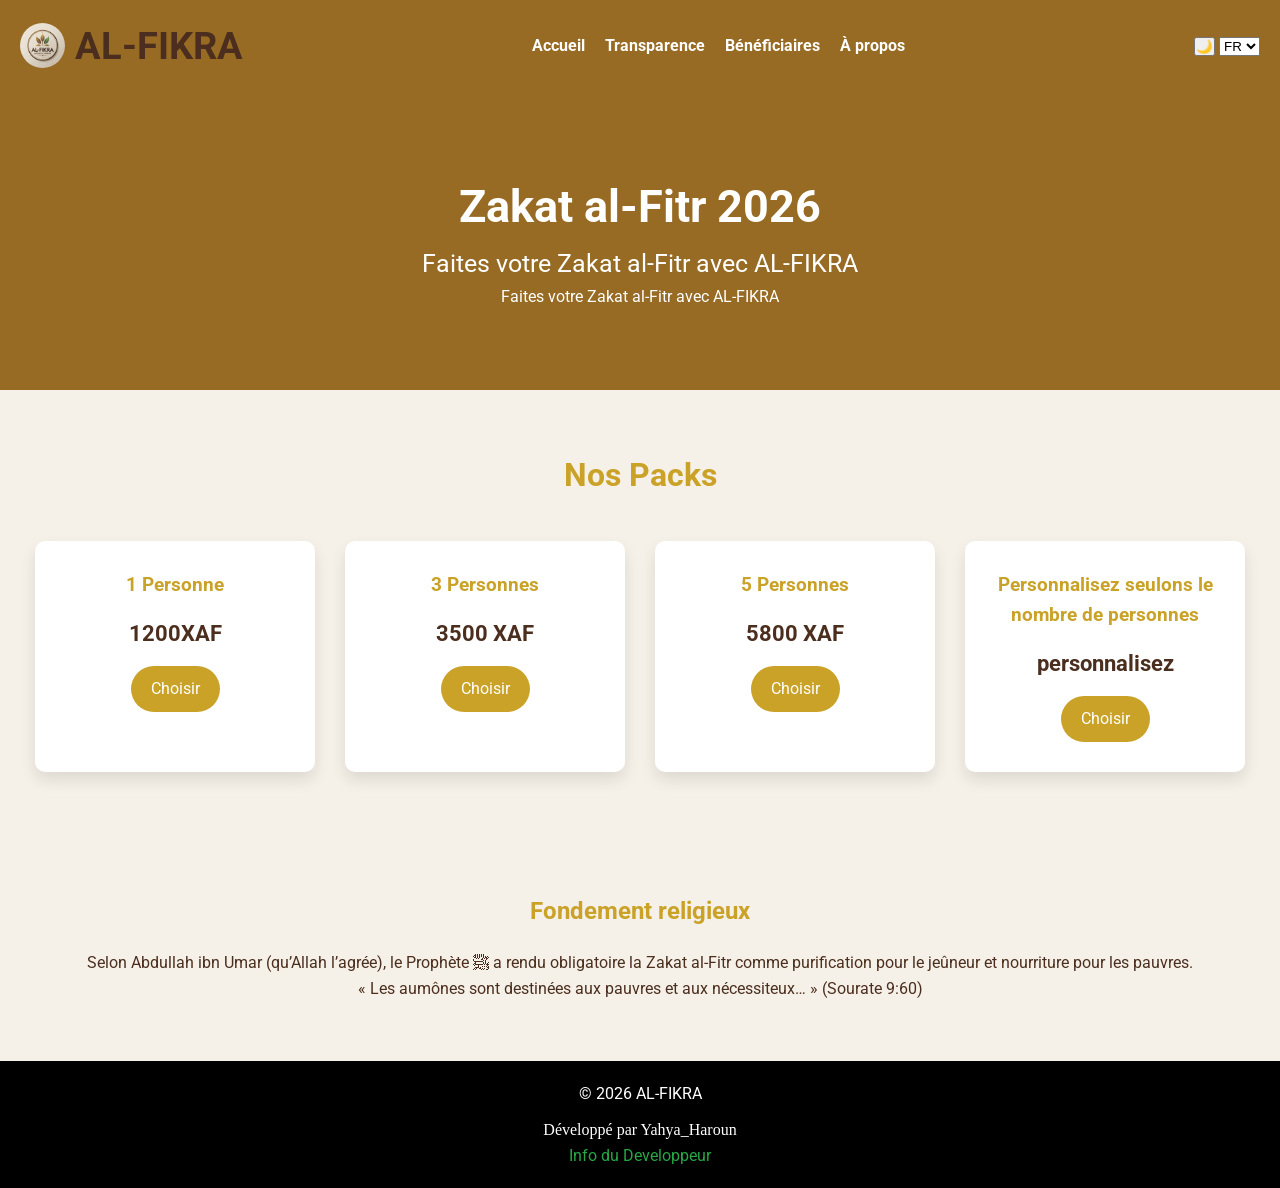
<file: index.html>
<!DOCTYPE html>
<html lang="fr">
<head>
<meta charset="UTF-8">
<meta name="viewport" content="width=device-width, initial-scale=1.0">
<title>Zakat al-Fitr 2026 | Al-FIKRA</title>
<meta name="description" content="Faites votre Zakat al-Fitr avec Al-FIKRA. Distribution transparente aux familles nécessiteuses au Cameroun. Paiement facile via WhatsApp.">
<meta name="keywords" content="Zakat al-Fitr, Al-FIKRA, dons, solidarité, famille nécessiteuse, Cameroun, Ramadan">
<link rel="icon" type="image/png" href="logo-alfikra.png">

<!-- Open Graph pour partage réseaux sociaux -->
<meta property="og:title" content="Zakat al-Fitr 2026 | Al-FIKRA">
<meta property="og:description" content="Faites votre Zakat al-Fitr avec Al-FIKRA. Distribution transparente aux familles nécessiteuses.">
<meta property="og:image" content="logo.png">
<meta property="og:url" content="https://al-fikra.com">
<meta property="og:type" content="website">

<link rel="stylesheet" href="style.css">
<link href="https://fonts.googleapis.com/css2?family=Roboto:wght@400;700&display=swap" rel="stylesheet">
</head>
<body>

<header>
  <div class="logo">
  <img src="logo-alfikra.png" alt="Logo AL-FIKRA">
  <h1 data-i18n="alf">AL-FIKRA</h1>
</div>

  <nav>
    <ul class="nav-links">
      <li><a href="index.html" data-i18n="acc">Accueil</a></li>
      <li><a href="transparence.html" data-i18n="trans">Transparence</a></li>
      <li><a href="beneficiaires.html" data-i18n="bene">Bénéficiaires</a></li>
      <li><a href="apropos.html" data-i18n="appro">À propos</a></li>
    </ul>
    <div class="burger">
      <div></div><div></div><div></div>
    </div>
  </nav>

  <div class="controls">
  <button id="themeToggle">🌙</button>

  <select id="languageSwitcher">
    <option value="fr">FR</option>
    <option value="en">EN</option>
    <option value="ar">AR</option>
  </select>
</div>
</header>

<section class="hero">
  <div class="hero-content">
    <h1 style="font-size: 45.3px;" data-i18n="title">Zakat al-Fitr 2026</h1>
    <p style="font-size:25.3px;" data-i18n="description"><strong>Confiez votre Zakat à Al-FIKRA.</strong></p>
    <p data-i18n="description"> Nous distribuons aux familles nécessiteuses, dans les Mosquees et dans vos lieux de Residence avant l’Aïd.</p>
  </div>
</section>
<section class="packs">
  <h2 id= "paaa" data-i18n="titre3">Nos Packs</h2>
  <div class="pack-container">
    <div class="card">
      <h3 data-i18n="dt1">1 Personne</h3>
      <p dp1>1200XAF</p>
      <a href="https://wa.me/+237640789127?text=Je%20veux%20payer%20pour%201%20personne" class="btn" data-i18n="lc">Choisir</a>
    </div>
    <div class="card">
      <h3 data-i18n="dt2">3Personnes</h3>
      <p data-i18n="dp2">3500XAF</p>
      <a href="https://wa.me/+237640789127?text=Je%20veux%20payer%20pour%203%20personnes" class="btn">Choisir</a>
    </div>
    <div class="card">
      <h3 data-i18n="dt3">5 Personnes</h3>
      <p data-i18n="dp3">5800XAF</p>
      <a href="https://wa.me/+237640789127?text=Je%20veux%20payer%20pour%2005%20personnes" class="btn">Choisir</a>
    </div>
    <div class="card">
      <h3 data-i18n="pero">Personnalisez seulons le nombre de personnes</h3>
      <p data-i18n="peroo">Personnalisez</p>
      <a href="https://wa.me/+237640789127?text=Je%20veux%20personnalisez%20pour%200...personnes" class="btn">Choisir</a>
    </div>
  </div>
</section>

<section class="religion">
  <h2 data-i18n="title2">Fondement religieux</h2>
  <p data-i18n="description2">Selon Abdullah ibn Umar (qu’Allah l’agrée), le Prophète ﷺ a rendu obligatoire la Zakat al-Fitr comme purification pour le jeûneur et nourriture pour les pauvres.</p>
  <p data-i18n="description3">« Les aumônes sont destinées aux pauvres et aux nécessiteux… » (Sourate 9:60)</p>
</section>

<footer>
  <p data-i18n="description4">© 2026 Al-FIKRA - Opération Zakat al-Fitr</p>
  <div class="footer-links">
   <p style="font-family: poppins;" data-i18n="description5"> Developper par Yahya_Haroun</p>
   <a href="info_dev.html" data-i18n="description6">Info du Developpeur</a>
  </div>
</footer>

<script src="script.js"></script>
</body>

</html>
</file>
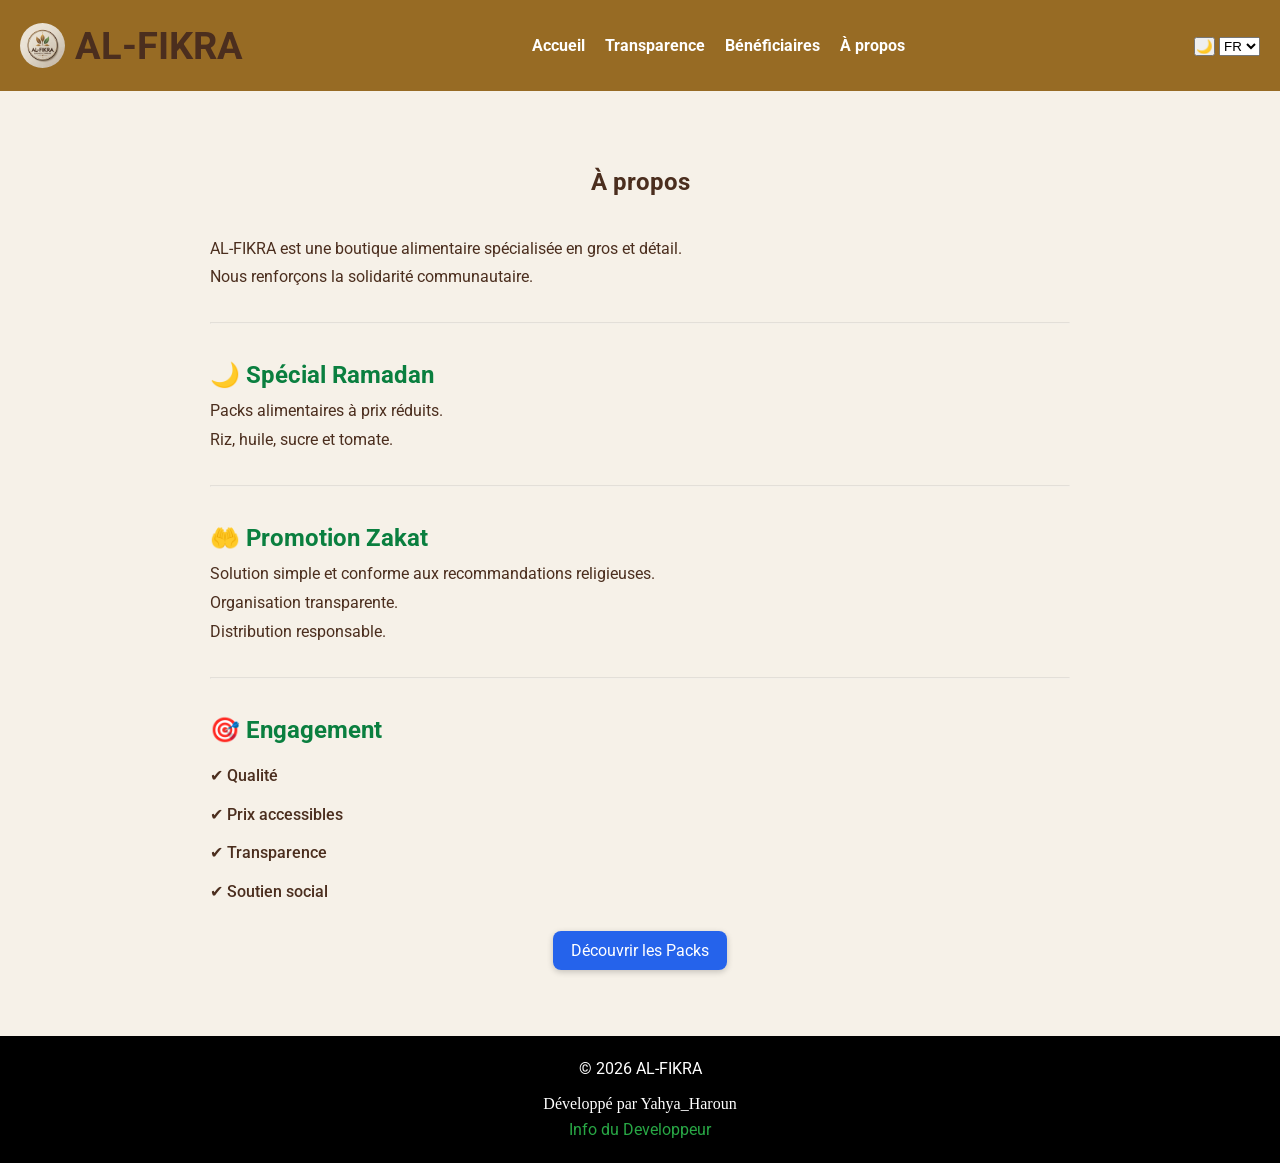
<file: apropos.html>
<!DOCTYPE html>
<html lang="fr">
<head>
<meta charset="UTF-8">
<meta name="viewport" content="width=device-width, initial-scale=1.0">
<title data-i18n>À propos | Al-FIKRA</title>

<meta name="description" content="Découvrez Al-FIKRA, boutique alimentaire spécialisée dans la vente en gros et en détail. Promotion spéciale Ramadan et Zakat al-Fitr.">
<link rel="icon" type="image/png" href="logo-alfikra.png">

<link rel="stylesheet" href="style.css">
<link href="https://fonts.googleapis.com/css2?family=Roboto:wght@400;700&display=swap" rel="stylesheet">
   <style>
      #bap {
  padding: 10px 18px;
  border-radius: 8px;
  background: #2563eb;
  color: white;
  border: none;
  cursor: pointer;
  transition: transform 0.15s ease, box-shadow 0.15s ease;
  box-shadow: 0 2px 6px rgba(0,0,0,0.2);
}

#bap:hover {
  transform: translateY(-1px);
  box-shadow: 0 6px 14px rgba(0,0,0,0.25);
}

#bap:active {
  transform: translateY(0);
}
 </style>
</head>
<body>

<header>
   <div class="logo">
  <img src="logo-alfikra.png" alt="Logo AL-FIKRA">
   <h1 data-i18n="alf">AL-FIKRA</h1>
</div>

  <nav>
    <ul class="nav-links">
      <li><a href="index.html" data-i18n="acc">Accueil</a></li>
      <li><a href="transparence.html" data-i18n="trans">Transparence</a></li>
      <li><a href="beneficiaires.html" data-i18n="bene">Bénéficiaires</a></li>
      <li><a href="apropos.html" class="active" data-i18n="appro">À propos</a></li>
    </ul>
    <div class="burger">
      <div></div>
      <div></div>
      <div></div>
    </div>
  </nav>
  <div class="controls">
  <button id="themeToggle">🌙</button>

  <select id="languageSwitcher">
    <option value="fr">FR</option>
    <option value="en">EN</option>
    <option value="ar">AR</option>
  </select>
</div>
</header>

<main>

<section class="apropos-section">

  <h1 data-i18n="titlep1">À propos de AL-FIKRA</h1>

  <p data-i18n="descriptionp1">
    <strong>AL-FIKRA</strong> est une boutique alimentaire spécialisée dans la 
    <strong>vente en gros, semi-gros et de détail au Cameroun. </strong>. 
    Nous mettons à disposition des produits de première nécessité 
    accessibles et de qualité pour répondre aux besoins des familles.
  </p>

  <p data-i18n="descriptionp2">
    Notre objectif est simple : offrir des produits essentiels 
    à des prix justes, tout en participant activement à la solidarité 
    au sein de la communauté.
  </p>

  <hr>

  <h2 data-i18n="titlep2">🌙 Spécial Ramadan</h2>

  <p data-i18n="descriptionp3">
    Avant le lancement de la campagne Zakat al-Fitr, 
    AL-FIKRA a mis en place le <strong>Spécial Ramadan</strong> : 
    une série de packs alimentaires à prix réduits pour accompagner 
    les familles durant le mois béni.
  </p >

  <p data-i18n="descriptionp4">
    Ces packs contiennent des produits essentiels comme le riz, l’huile, 
    le sucre,et la tomate
    Pour soulager les dépenses des ménages du mois Ramadan .
  </p>

  <hr>

  <h2 data-i18n="titlep3">🤲 Promotion Zakat al-Fitr</h2>

  <p data-i18n="descriptionp5">
    Dans la continuité du Spécial Ramadan, 
    AL-FIKRA a décidé de lancer une initiative 
    pour faciliter aux musulmans l’accomplissement de leur 
    <strong>Zakat al-Fitr</strong>.
  </p>

  <p data-i18n="descriptionp6">
    Nous proposons des packs adaptés aux recommandations religieuses, 
    permettant à chacun de s’acquitter de sa Zakat 
    de manière simple, organisée et transparente.
  </p>

  <p data-i18n="descriptionp7">
    L’objectif est de garantir que chaque contribution 
    atteigne efficacement les familles nécessiteuses, 
    tout en assurant une distribution responsable.
  </p>

  <hr>

  <h2 data-i18n="titlep4">🎯 Notre Engagement</h2>

  <ul class="engagement" >
    <li data-i18n="descriptionp8">✔ Produits de qualité</li>
    <li data-i18n="descriptionp9">✔ Prix accessibles</li>
    <li data-i18n="descriptionp10">✔ Transparence de la Livraison</li>
    <li data-i18n="descriptionp11">✔ Soutien aux familles nécessiteuses</li>
  </ul>

  <div class="cta-apropos">
    <a href="index.html" class="btn" data-i18n="ldp" id="bap">Découvrir les Packs</a>
  </div>

</section>

</main>
<footer>
  <p data-i18n="description4">© 2026 Al-FIKRA - Opération Zakat al-Fitr</p>
  <div class="footer-links">
   <p style="font-family: poppins;" data-i18n="description5"> Developper par Yahya_Haroun</p>
   <a href="info_dev.html" data-i18n="description6">Info du Developpeur</a>
  </div>
</footer>

<script src="script.js"></script>

</body>

</html>
</file>
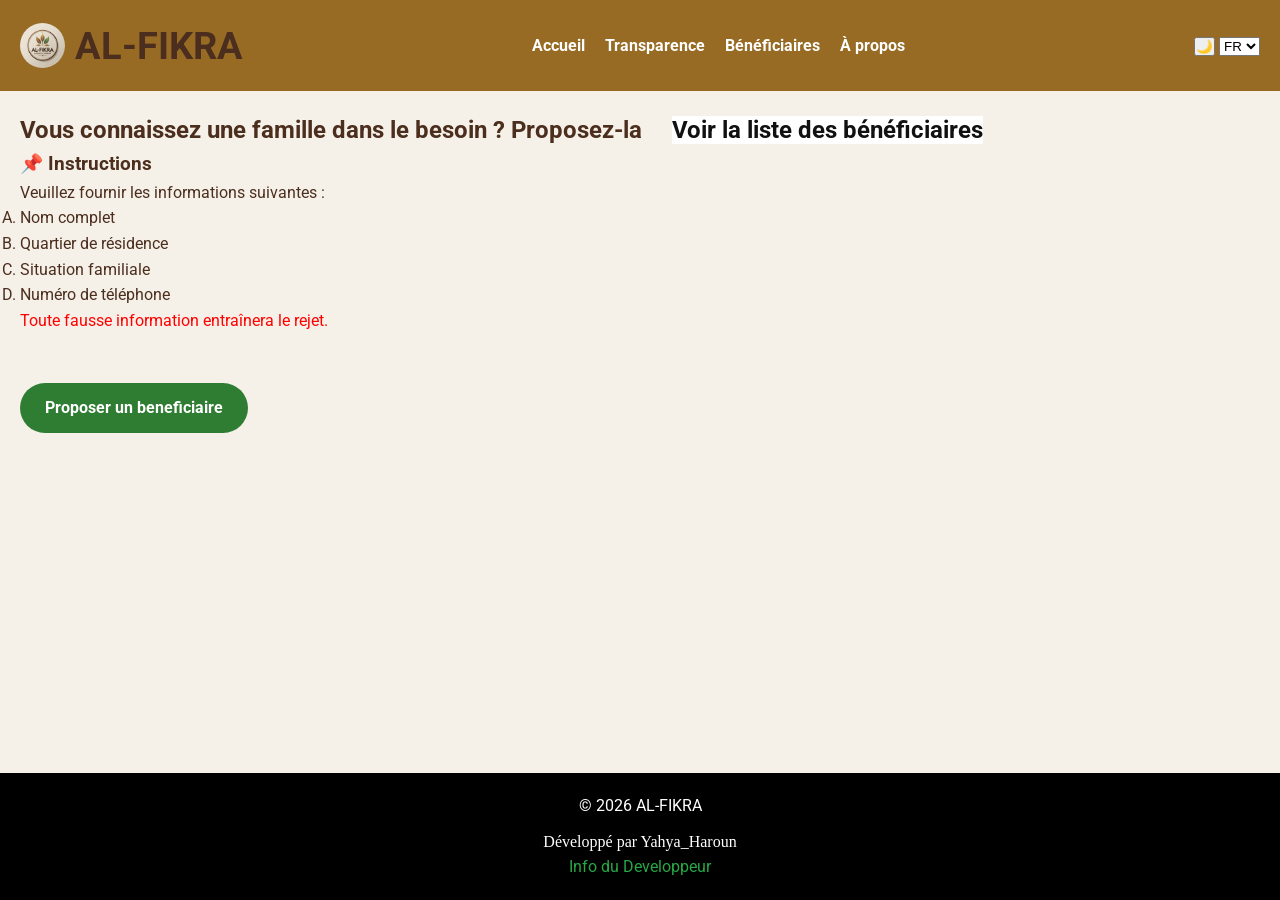
<file: beneficiaires.html>
<!DOCTYPE html>
<html lang="fr">
<head>
<meta charset="UTF-8">
<meta name="viewport" content="width=device-width, initial-scale=1.0">
<title data-i18n>Zakat al-Fitr 2026 | Al-FIKRA</title>
<meta name="description" content="Faites votre Zakat al-Fitr avec Al-FIKRA. Distribution transparente aux familles nécessiteuses au Cameroun. Paiement facile via WhatsApp.">
<meta name="keywords" content="Zakat al-Fitr, Al-FIKRA, dons, solidarité, famille nécessiteuse, Cameroun, Ramadan">
<link rel="icon" type="image/png" href="logo-alfikra.png">

<!-- Open Graph pour partage réseaux sociaux -->
<meta property="og:title" content="Zakat al-Fitr 2026 | Al-FIKRA">
<meta property="og:description" content="Faites votre Zakat al-Fitr avec Al-FIKRA. Distribution transparente aux familles nécessiteuses.">
<meta property="og:image" content="logo.png">
<meta property="og:url" content="https://al-fikra.com">
<meta property="og:type" content="website">

<link rel="stylesheet" href="style.css">
<link href="https://fonts.googleapis.com/css2?family=Roboto:wght@400;700&display=swap" rel="stylesheet">
 <style>
.btn-container {
  text-align: center;
  margin: 40px 0;
}

.btn-container {
  display: inline-block;
  background: #2e7d32;
  color: white;
  padding: 12px 25px;
  border-radius: 30px;
  font-weight: bold;
  text-decoration: none;
  transition: 0.3s;
}

.btn-container:hover {
  background: #1b5e20;
  transform: scale(1.05);
}
   .card {
  background: #ffffff;
  padding: 20px;
  margin: 15px 0;
  border-radius: 12px;
  box-shadow: 0 4px 10px rgba(0,0,0,0.08);
  border-left: 5px solid #2e7d32;
}

.card h3 {
  margin-bottom: 10px;
  color: #2e7d32;
}
  /* ============================
LAYOUT BÉNÉFICIAIRES (RESPONSIVE)
============================ */

main {
  display: flex;
  flex-direction: row;
  gap: 30px;
  padding: 20px;
}

/* Liste des bénéficiaires à droite */
#beneficiaires {
  flex: 1;
  max-width: 450px;
 background:var(--bg-color);
  color:var(--text-color);
}

/* MOBILE : liste passe en bas */
@media (max-width: 900px) {

  main {
    flex-direction: column;
  }

  #beneficiaires {
    max-width: 100%;
  }
}
   
/* Hover / active commun */
#beneficiaires:hover {
  transform: translateY(-2px);
}

#beneficiaires:active {
  transform: translateY(0);
}

/* 🌞 Mode clair */
@media (prefers-color-scheme: light) {
  #beneficiaires {
    background-color: #ffffff;
    color: #111111;
  }
}

 #beneficiaires:hover {
    background-color: #f5f5f5;
    box-shadow: 0 8px 18px rgba(0,0,0,0.25);
  }

  #beneficiaires:active {
    box-shadow: 0 4px 10px rgba(0,0,0,0.2);
  }

/* 🌙 Mode sombre */
@media (prefers-color-scheme: dark) {
  #beneficiaires {
    background-color: #1f2937; /* gris foncé */
    color: #f9fafb;           /* texte clair */
    box-shadow: 0 2px 6px rgba(0,0,0,0.6);
  }

  #beneficiaires:hover {
    background-color: #374151;
    box-shadow: 0 8px 18px rgba(0,0,0,0.8);
  }

  #beneficiaires:active {
    box-shadow: 0 4px 10px rgba(0,0,0,0.7);
  }
  #beneficiaires {
  position: relative;
  outline: none;
}

/* Effet visuel immédiat au hover */
 #beneficiaires:hover {
  outline: 2px solid rgba(59, 130, 246, 0.6); /* bleu subtil */
  outline-offset: 2px;
}

/* 🌙 Mode sombre : glow plus doux */
@media (prefers-color-scheme: dark) {
   #beneficiaires:hover {
    outline: 2px solid rgba(147, 197, 253, 0.7);
  }
}
}
 
  </style>
</head>
<body>

<header>
 <div class="logo">
  <img src="logo-alfikra.png" alt="Logo AL-FIKRA">
   <h1 data-i18n="alf">AL-FIKRA</h1>
</div>

  <nav>
    <ul class="nav-links">
      <li><a href="index.html" data-i18n="acc">Accueil</a></li>
      <li><a href="transparence.html" data-i18n="trans">Transparence</a></li>
      <li><a href="beneficiaires.html" data-i18n="bene">Bénéficiaires</a></li>
      <li><a href="apropos.html" data-i18n="appro">À propos</a></li>
    </ul>
    <div class="burger"><div></div><div></div><div></div></div>
  </nav>
  <div class="controls">
  <button id="themeToggle">🌙</button>

  <select id="languageSwitcher">
    <option value="fr">FR</option>
    <option value="en">EN</option>
    <option value="ar">AR</option>
  </select>
</div>
</header>

<main>
  <section class="beneficiaires">
    <h2 data-i18n="titleb1">Vous connaissez une famille dans le besoin ? Proposez-la pour recevoir la Zakat al-Fitr.</h2>
    <h3 data-i18n="titleb2">📌 Instructions pour proposer un bénéficiaire</h3>

    <p data-i18n="descriptionb1">
      Veuillez fournir les informations suivantes du beneficier:
    </p>
<ol type="A">
  <li>Nom complet</li>
  <li>Quartier de résidence</li>
  <li>Situation familiale</li>
  <li>Numéro de téléphone</li>
</ol>
    <p class="note-be" data-i18n="descriptionb2" style="font-size:16px; color:#FF0000; margin-bottom:10px;" >Nous vérifions chaque proposition avant de valider l’enregistrement, Toute fausse information entraînera le rejet automatique de la demande. </p>

    <div class="btn-container">
        <a href="https://forms.gle/rio14eXKNe8pNB3v8" class="btn-proposer" data-i18n="lib">
            Proposer un bénéficiaire 
        </a>
    </div>
  </section>
   <section>
   <h2 style-color:green;>
 <a href="https://docs.google.com/spreadsheets/d/1wE2gL2ScikXmFwPJcmhBa0aHjYTuOcR9qcqbkmCeN5Y/edit?usp=sharing" id="beneficiaires" style-color:green;>Voir la liste des bénéficiaires</a>
  <div id="beneficiaires"></div>
    </h2>
    </section>
</main>
<footer>
  <p data-i18n="description4">© 2026 Al-FIKRA - Opération Zakat al-Fitr</p>
  <div class="footer-links">
   <p style="font-family: poppins;" data-i18n="description5"> Developper par Yahya_Haroun</p>
   <a href="info_dev.html" data-i18n="description6"> Info du Developpeur</a>
  </div>
</footer>

<script src="script.js"></script>
</body>

</html>
</file>
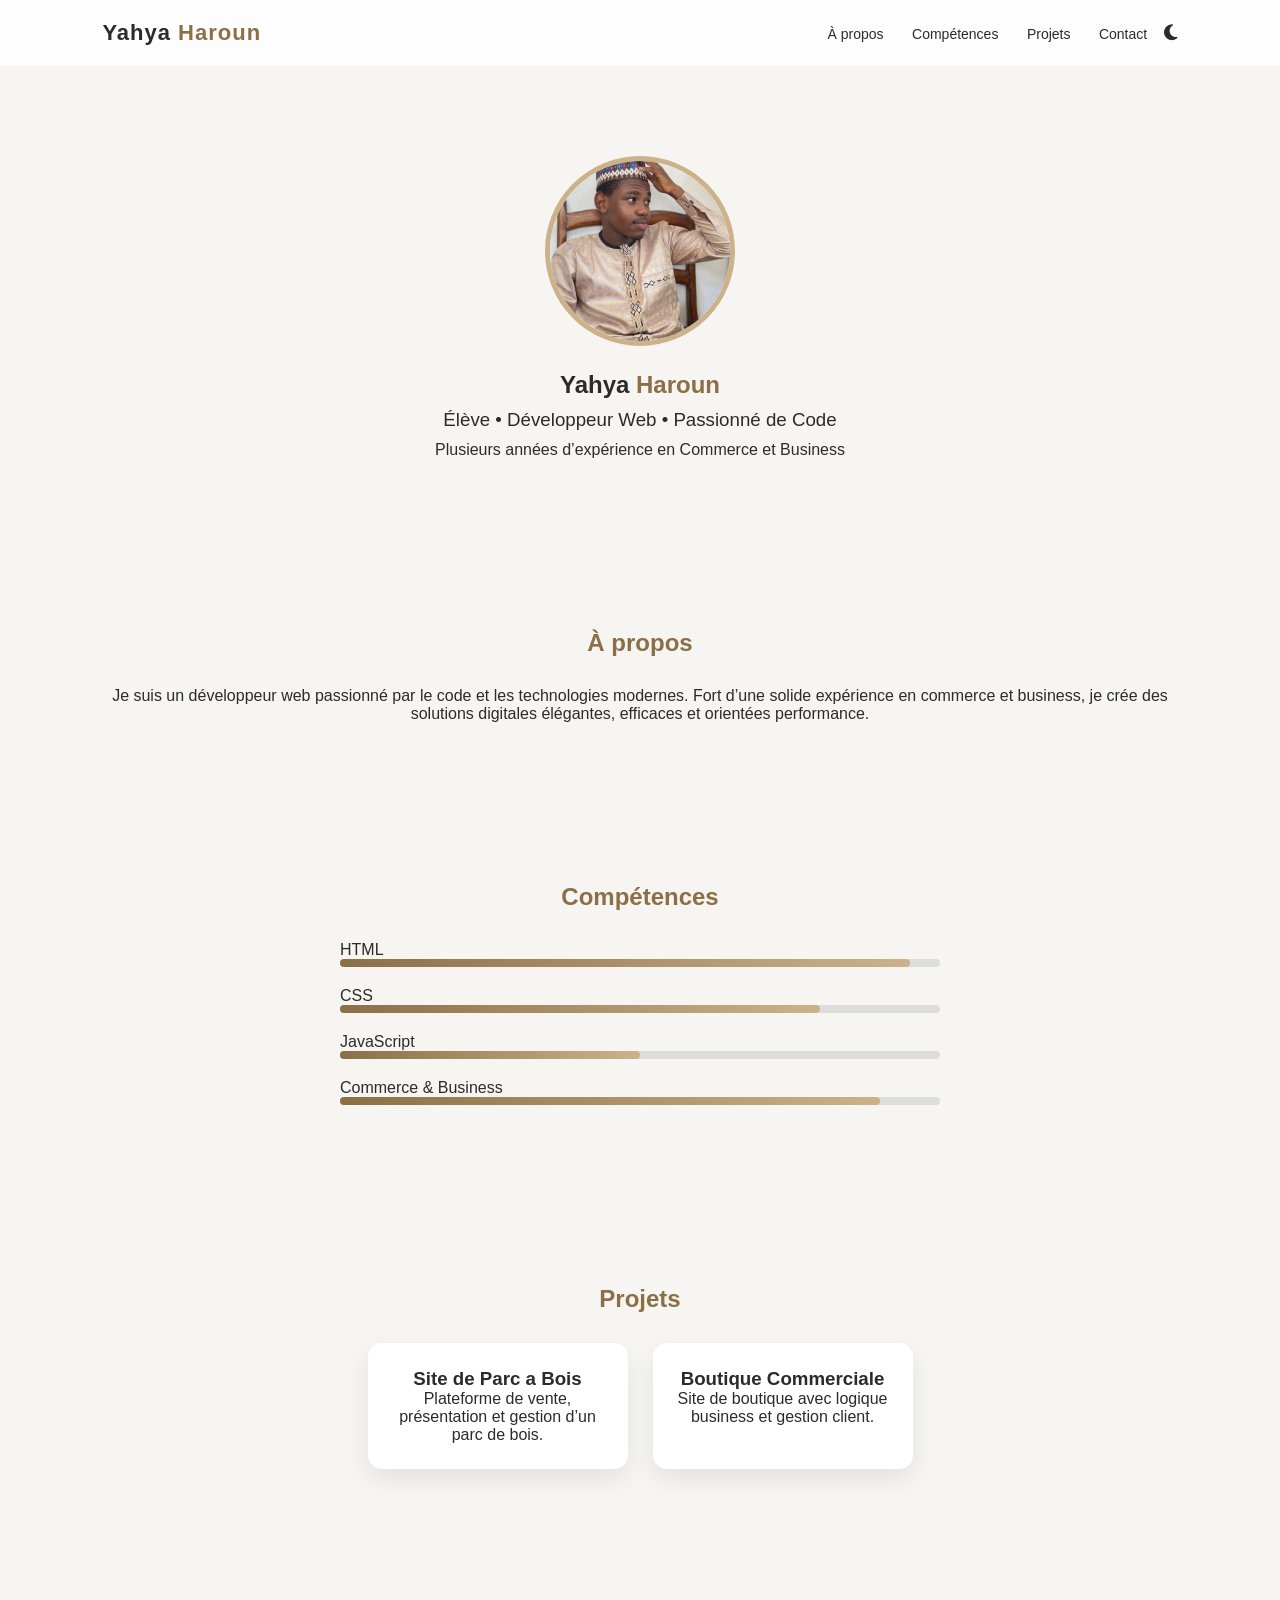
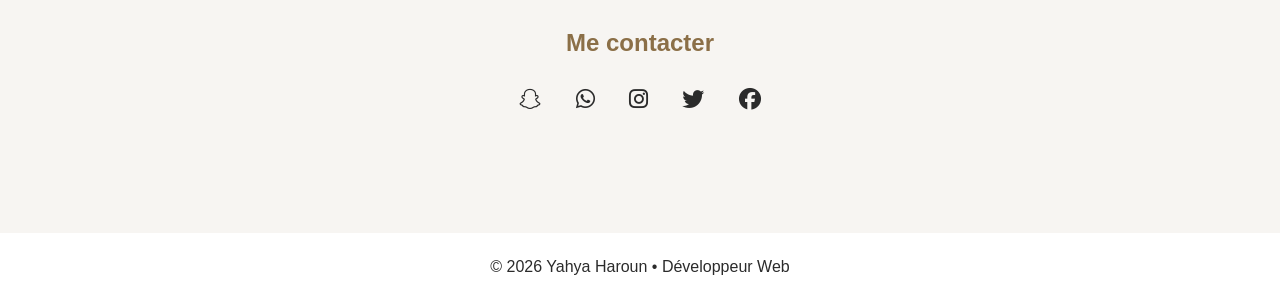
<file: info_dev.html>
<!DOCTYPE html>
<html lang="fr">
<head>
<meta charset="UTF-8">
<meta name="viewport" content="width=device-width, initial-scale=1.0">
<title>Yahya Haroun | Développeur Web</title>

<!-- Font Awesome -->
<link rel="stylesheet" href="https://cdnjs.cloudflare.com/ajax/libs/font-awesome/6.5.0/css/all.min.css">

<style>
:root{
    --bg:#f7f5f2;
    --text:#2b2b2b;
    --primary:#8b6f47;
    --secondary:#cbb28a;
    --card:#ffffff;
}

body.dark{
    --bg:#121212;
    --text:#f1f1f1;
    --primary:#cbb28a;
    --secondary:#8b6f47;
    --card:#1e1e1e;
}

*{
    margin:0;
    padding:0;
    box-sizing:border-box;
    font-family:'Segoe UI',sans-serif;
}

body{
    background:var(--bg);
    color:var(--text);
    transition:0.4s;
}

/* HEADER */
header{
    display:flex;
    justify-content:space-between;
    align-items:center;
    padding:20px 8%;
    position:sticky;
    top:0;
    background:rgba(255,255,255,0.8);
    backdrop-filter:blur(10px);
    z-index:1000;
}

body.dark header{
    background:rgba(18,18,18,0.8);
}

.logo{
    font-weight:700;
    font-size:22px;
    letter-spacing:1px;
}

.logo span{
    color:var(--primary);
}

nav a{
    margin:0 12px;
    text-decoration:none;
    color:var(--text);
    font-size:14px;
}

nav a:hover{
    color:var(--primary);
}

#toggle{
    background:none;
    border:none;
    cursor:pointer;
    font-size:18px;
    color:var(--text);
}

/* HERO */
.hero{
    display:flex;
    flex-direction:column;
    align-items:center;
    text-align:center;
    padding:90px 20px;
}

.hero img{
    width:190px;
    height:190px;
    border-radius:50%;
    object-fit:cover;
    border:5px solid var(--secondary);
    margin-bottom:25px;
}

.hero h1 span{
    color:var(--primary);
}

.hero h3{
    font-weight:400;
    margin:10px 0;
}

/* SECTIONS */
.section{
    padding:80px 8%;
    text-align:center;
}

.section h2{
    color:var(--primary);
    margin-bottom:30px;
}

/* SKILLS */
.skills{
    max-width:600px;
    margin:auto;
}

.skill{
    margin:20px 0;
    text-align:left;
}

.bar{
    background:#ddd;
    height:8px;
    border-radius:5px;
}

.progress{
    height:8px;
    border-radius:5px;
    background:linear-gradient(90deg,var(--primary),var(--secondary));
    animation:load 2s forwards;
}

.html{width:95%;}
.css{width:80%;}
.js{width:50%;}
.business{width:90%;}

@keyframes load{
    from{width:0;}
}

/* PROJECTS */
.projects{
    display:flex;
    justify-content:center;
    gap:25px;
    flex-wrap:wrap;
}

.project{
    background:var(--card);
    padding:25px;
    width:260px;
    border-radius:14px;
    box-shadow:0 10px 25px rgba(0,0,0,0.08);
    transition:0.3s;
}

.project:hover{
    transform:translateY(-10px);
}

/* SOCIAL */
.social a{
    margin:15px;
    font-size:22px;
    color:var(--text);
    transition:0.3s;
}

.social a:hover{
    color:var(--primary);
    transform:scale(1.2);
}

/* FOOTER */
footer{
    text-align:center;
    padding:25px;
    background:var(--card);
    margin-top:40px;
}
</style>
</head>

<body>

<header>
    <div class="logo">Yahya <span>Haroun</span></div>
    <nav>
        <a href="#about">À propos</a>
        <a href="#skills">Compétences</a>
        <a href="#projects">Projets</a>
        <a href="#contact">Contact</a>
        <button id="toggle"><i class="fas fa-moon"></i></button>
    </nav>
</header>

<section class="hero">
    <img src="yahya.jpg" alt="Yahya Haroun">
    <h1>Yahya <span>Haroun</span></h1>
    <h3>Élève • Développeur Web • Passionné de Code</h3>
    <p>Plusieurs années d’expérience en Commerce et Business</p>
</section>

<section id="about" class="section">
    <h2>À propos</h2>
    <p>
        Je suis un développeur web passionné par le code et les technologies modernes.
        Fort d’une solide expérience en commerce et business, je crée des solutions
        digitales élégantes, efficaces et orientées performance.
    </p>
</section>

<section id="skills" class="section">
    <h2>Compétences</h2>
    <div class="skills">
        <div class="skill">HTML<div class="bar"><div class="progress html"></div></div></div>
        <div class="skill">CSS<div class="bar"><div class="progress css"></div></div></div>
        <div class="skill">JavaScript<div class="bar"><div class="progress js"></div></div></div>
        <div class="skill">Commerce & Business<div class="bar"><div class="progress business"></div></div></div>
    </div>
</section>

<section id="projects" class="section">
    <h2>Projets</h2>
    <div class="projects">
        <div class="project">
            <h3>Site de Parc a Bois</h3>
            <p>Plateforme de vente, présentation et gestion d’un parc de bois.</p>
        </div>
        <div class="project">
            <h3>Boutique Commerciale</h3>
            <p>Site de boutique avec logique business et gestion client.</p>
        </div>
    </div>
</section>

<section id="contact" class="section">
    <h2>Me contacter</h2>
    <div class="social">
        <a href="https://snapchat.com/t/mPHf1a0u"><i class="fab fa-snapchat"></i></a>
        <a href="https://wa.me/+237690722465?text=Salam%20je%20suis%20Yahya%201%20Haroun"><i class="fab fa-whatsapp"></i></a>
        <a href="https://www.instagram.com/yahya_haoun?igsh=b3l1c2lkdWhibnl2&utm_source=qr"><i class="fab fa-instagram"></i></a>
        <a href="#"><i class="fab fa-twitter"></i></a>
        <a href="https://www.facebook.com/share/1Mnw3gBUyK/?mibextid=wwXIfr"><i class="fab fa-facebook"></i></a>
    </div>
</section>

<footer>
    © 2026 Yahya Haroun • Développeur Web
</footer>

<script>
const btn=document.getElementById("toggle");
btn.onclick=()=>{
    document.body.classList.toggle("dark");
    btn.innerHTML=document.body.classList.contains("dark")
        ?'<i class="fas fa-sun"></i>'
        :'<i class="fas fa-moon"></i>';
}
</script>

</body>

</html>
</file>
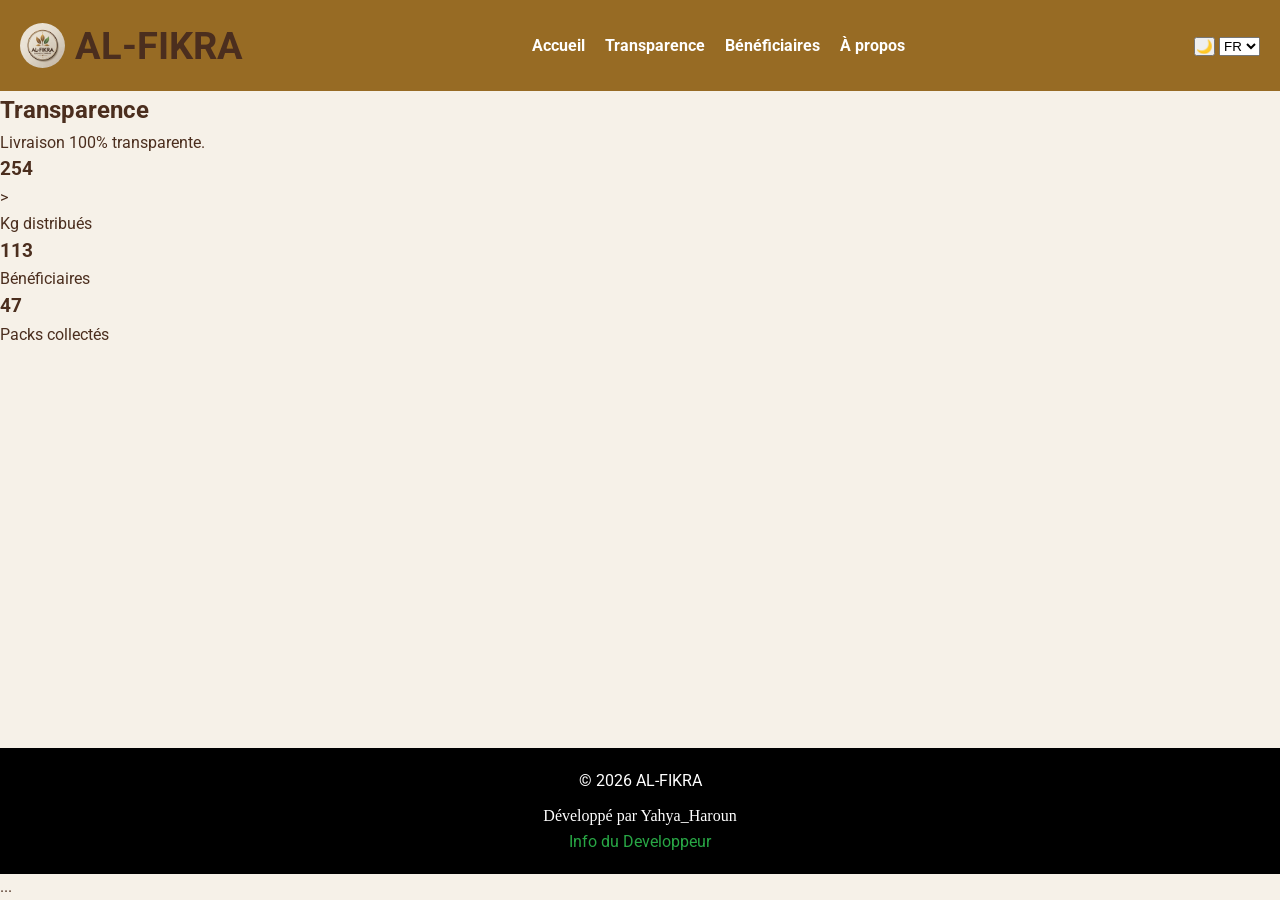
<file: transparence.html>
<!DOCTYPE html>
<html lang="fr">
<head>
<meta charset="UTF-8">
<meta name="viewport" content="width=device-width, initial-scale=1.0">
<title data-i18n>Zakat al-Fitr 2026 | Al-FIKRA</title>
<meta name="description" content="Faites votre Zakat al-Fitr avec Al-FIKRA. Distribution transparente aux familles nécessiteuses au Cameroun. Paiement facile via WhatsApp.">
<meta name="keywords" content="Zakat al-Fitr, Al-FIKRA, dons, solidarité, famille nécessiteuse, Cameroun, Ramadan">
<link rel="icon" type="image/png" href="logo-alfikra.png">

<!-- Open Graph pour partage réseaux sociaux -->
<meta property="og:title" content="Zakat al-Fitr 2026 | Al-FIKRA">
<meta property="og:description" content="Faites votre Zakat al-Fitr avec Al-FIKRA. Distribution transparente aux familles nécessiteuses.">
<meta property="og:image" content="logo.png">
<meta property="og:url" content="https://al-fikra.com">
<meta property="og:type" content="website">

<link rel="stylesheet" href="style.css">
<link href="https://fonts.googleapis.com/css2?family=Roboto:wght@400;700&display=swap" rel="stylesheet">
</head>
<body>

<header>
  <div class="logo">
  <img src="logo-alfikra.png" alt="Logo AL-FIKRA">
   <h1 data-i18n="alf">AL-FIKRA</h1>
</div>

  <nav>
    <ul class="nav-links">
      <li><a href="index.html" data-i18n="acc">Accueil</a></li>
      <li><a href="transparence.html" data-i18n="trans">Transparence</a></li>
      <li><a href="beneficiaires.html" data-i18n="bene">Bénéficiaires</a></li>
      <li><a href="apropos.html" data-i18n="appro">À propos</a></li>
    </ul>
    <div class="burger"><div></div><div></div><div></div></div>
  </nav>
  <div class="controls">
  <button id="themeToggle">🌙</button>

  <select id="languageSwitcher">
    <option value="fr">FR</option>
    <option value="en">EN</option>
    <option value="ar">AR</option>
  </select>
</div>
</header>

<main>
  <section class="transparence">
    <h1 data-i18n="titlet1">Transparence de la Zakat al-Fitr</h1>
    <p data-i18n="descriptiont1">Nous assurons une Livraison 100% transparente et responsable.</p>
  </section>
  <section class="section" id="cardt">
    <div id="cardt">
      <div class="cardt">
        <h3 id="totalKg" data-target="480">0</h3>>
        <p data-i18n="descriptiont2">Kg distribués</p>
      </div>
      <div class="cardt">
        <h3 id="totalBene" data-target="215">0</h3>
        <p data-i18n="descriptiont3">Bénéficiaires</p>
      </div>
      <div class="cardt">
        <h3 id="totalPacks" data-target="90">0</h3>
        <p data-i18n="descriptiont4">Packs collectés</p>
      </div>
  </section>
</main>
<footer>
  <p data-i18n="description4">© 2026 Al-FIKRA - Opération Zakat al-Fitr</p>
  <div class="footer-links">
   <p style="font-family: poppins;" data-i18n="description5"> Developper par Yahya_Haroun</p>
   <a href="info_dev.html" data-i18n="description6">Info du Developpeur</a>
  </div>
</footer>
<script>
// Charger les données JSON depuis GitHub
fetch('https://raw.githubusercontent.com/ton-username/alfikra/main/data.json')
  .then(response => response.json())
  .then(data => {
      animateCounter('totalKg', data.totalKg);
      animateCounter('totalBene', data.totalBene);
      animateCounter('totalPacks', data.totalPacks);
  })
  .catch(err => console.error('Erreur chargement JSON:', err));

// Compteur animé
function animateCounter(id, target){
    let el = document.getElementById(id);
    if(!el) return;
    let count = 0;
    let increment = Math.ceil(target/100);
    let interval = setInterval(()=>{
        count += increment;
        if(count >= target){count = target; clearInterval(interval);}
        el.textContent = count;
    },20);
}
</script>
  ...
  <script src="script.js"></script>
</body>
</html>
</body>

</html>
</file>
<file: style.css>
:root{
  /* MODE CLAIR */
  --bg-color:#F6F1E8;
  --text-color:#4B2E1E;
  --header-bg:#976b24;
  --card-bg:#ffffff;
  --card-text:#4B2E1E;
  --accent:#C9A227;
  --footer-bg:#000000;
}

body.dark-mode{
  /* MODE SOMBRE */
  --bg-color:#1a1a1a;
  --text-color:#f5f5f5;
  --header-bg:#2E1A12;
  --card-bg:#2a2a2a;
  --card-text:#ffffff;
  --accent:#E6C76A;
  --footer-bg:#000000;
}

/* ===========================
   RESET
=========================== */

*{
  margin:0;
  padding:0;
  box-sizing:border-box;
}

html, body{
  height:100%;
}

body{
  font-family:'Roboto',sans-serif;
  line-height:1.6;
  background:var(--bg-color);
  color:var(--text-color);
  display:flex;
  flex-direction:column;
  transition:0.3s ease;
}

main{
  flex:1;
}

a{
  text-decoration:none;
  color:white;
}

img{
  max-width:100%;
}

/* ===========================
   HEADER
=========================== */

header{
  display:flex;
  justify-content:space-between;
  align-items:center;
  padding:15px 20px;
  background:var(--header-bg);
  color:var(--text-color);
  position:sticky;
  top:0;
  z-index:1000;
}

.logo{
  display:flex;
  align-items:center;
  gap:10px;
  font-weight:bold;
  font-size:1.2em;
}

.logo img{
  width:45px;
  height:45px;
  border-radius:50%;
  object-fit:cover;
}

nav ul{
  display:flex;
  list-style:none;
  gap:20px;
}

nav ul li a{
  font-weight:bold;
  transition:0.3s;
}

nav ul li a:hover{
  color:var(--text-color);
}

/* ===========================
   BURGER
=========================== */

.burger{
  display:none;
  flex-direction:column;
  gap:5px;
  cursor:pointer;
}

.burger div{
  width:25px;
  height:3px;
  background:white;
}

/* ===========================
   HERO
=========================== */

.hero{
  background:var(--header-bg);
  color:white;
  padding:80px 20px;
  text-align:center;
}

.hero .btn{
  background:var(--accent);
  color:white;
  padding:15px 30px;
  border-radius:8px;
  transition:0.3s;
}

.hero .btn:hover{
  opacity:0.8;
  transform:scale(1.05);
}

/* ===========================
   PACKS
=========================== */

.packs{
  padding:60px 20px;
  text-align:center;
}

.packs h2{
  margin-bottom:40px;
  font-size:2em;
  color:var(--accent);
}

.pack-container{
  display:flex;
  flex-wrap:wrap;
  justify-content:center;
  gap:30px;
}

.card{
  background:var(--card-bg);
  color:var(--card-text);
  padding:30px;
  border-radius:10px;
  box-shadow:0 8px 15px rgba(0,0,0,0.1);
  transition:0.3s;
  width:280px;
}

.card:hover{
  transform:translateY(-5px);
}

.card h3{
  margin-bottom:10px;
  color:var(--accent);
}

.card p{
  font-size:22px;
  font-weight:bold;
  margin:15px 0;
}

.card .btn{
  display:inline-block;
  padding:10px 20px;
  border:none;
  border-radius:25px;
  background:var(--accent);
  color:white;
  cursor:pointer;
  transition:0.3s;
}

.card .btn:hover{
  opacity:0.8;
}

/* ===========================
   RELIGION
=========================== */

.religion{
  padding:60px 20px;
  text-align:center;
}

.religion h2{
  margin-bottom:20px;
  color:var(--accent);
}

/* ===========================
   MOBILE
=========================== */

@media screen and (max-width:768px){

  nav ul{
    position:absolute;
    top:70px;
    right:10px;
    width:200px;
    background:var(--header-bg);
    flex-direction:column;
    padding:15px;
    display:none;
    border-radius:8px;
    box-shadow:0 5px 15px rgba(0,0,0,0.3);
  }

  nav ul.active{
    display:flex;
  }

  nav ul li{
    margin:10px 0;
  }

  .burger{
    display:flex;
  }

  .pack-container{
    flex-direction:column;
    align-items:center;
  }

  .logo img{
    width:35px;
    height:35px;
  }
}

/* Footer */
footer{
  background:black;
  color:white;
  padding:20px;
  text-align:center;
}

footer .footer-links{
  margin-top:10px;
}

footer .footer-links a{
  color:#28a745;
  margin:0 8px;
}

footer .footer-links a:hover{
  color:#1e7a33;
}

/* DARK MODE */
body.dark-mode{
  background:#121212;
  color:white;
}

body.dark-mode header{
  background:#1e1e1e;
}

body.dark-mode nav ul{
  background:#1e1e1e;
}

body.dark-mode .card{
  background:#2a2a2a;
  color:white;
}

body.dark-mode footer{
  background:black;
}

/* MOBILE NAVIGATION */
@media screen and (max-width:768px){

  nav ul{
    position:absolute;
    top:70px;
    right:10px;
    width:200px;
    background:#2E1A12;
    flex-direction:column;
    padding:15px;
    display:none;
    border-radius:8px;
    box-shadow:0 5px 15px rgba(0,0,0,0.3);
    z-index:1000;
  }

  nav ul li{
    margin:10px 0;
  }

  nav ul.active{
    display:flex;
    animation:slideDown 0.3s ease;
  }

  .burger{
    display:flex;
  }

  .pack-container{
    flex-direction:column;
    align-items:center;
  }

  .logo img{
    width:35px;
    height:35px;
  }
}

@keyframes slideDown{
  from{opacity:0;transform:translateY(-10px);}
  to{opacity:1;transform:translateY(0);}
}

/* Logo */
.logo img{
  width:45px;
  height:45px;
  border-radius:50%;
  object-fit:cover;
}

/* Gallery */
.gallery{
  display:flex;
  flex-wrap:wrap;
  justify-content:center;
  gap:15px;
}

.gallery img{
  width:250px;
  border-radius:10px;
  transition:0.3s;
  cursor:pointer;
}

.gallery img:hover{
  transform:scale(1.05);
  box-shadow:0 10px 25px rgba(0,0,0,0.3);
}

/* A propos */
.apropos-section{
  max-width:900px;
  margin:50px auto;
  padding:20px;
  line-height:1.8;
}

.apropos-section h1{
  text-align:center;
  margin-bottom:30px;
}

.apropos-section h2{
  margin-top:30px;
  color:#0a7f3f;
}

.apropos-section hr{
  margin:30px 0;
  opacity:0.2;
}

.engagement{
  list-style:none;
  padding:0;
}

.engagement li{
  margin:10px 0;
  font-weight:500;
}

.cta-apropos{
  text-align:center;
  margin-top:30px;
}

/* Variables supplémentaires */
:root{
  --bg-light:#F6F1E8;
  --text-light:#4B2E1E;
  --bg-dark:#1a1a1a;
  --text-dark:#f5f5f5;
  --gold:#C9A227;
}
.h2{
  colore:white;
}
</file>
